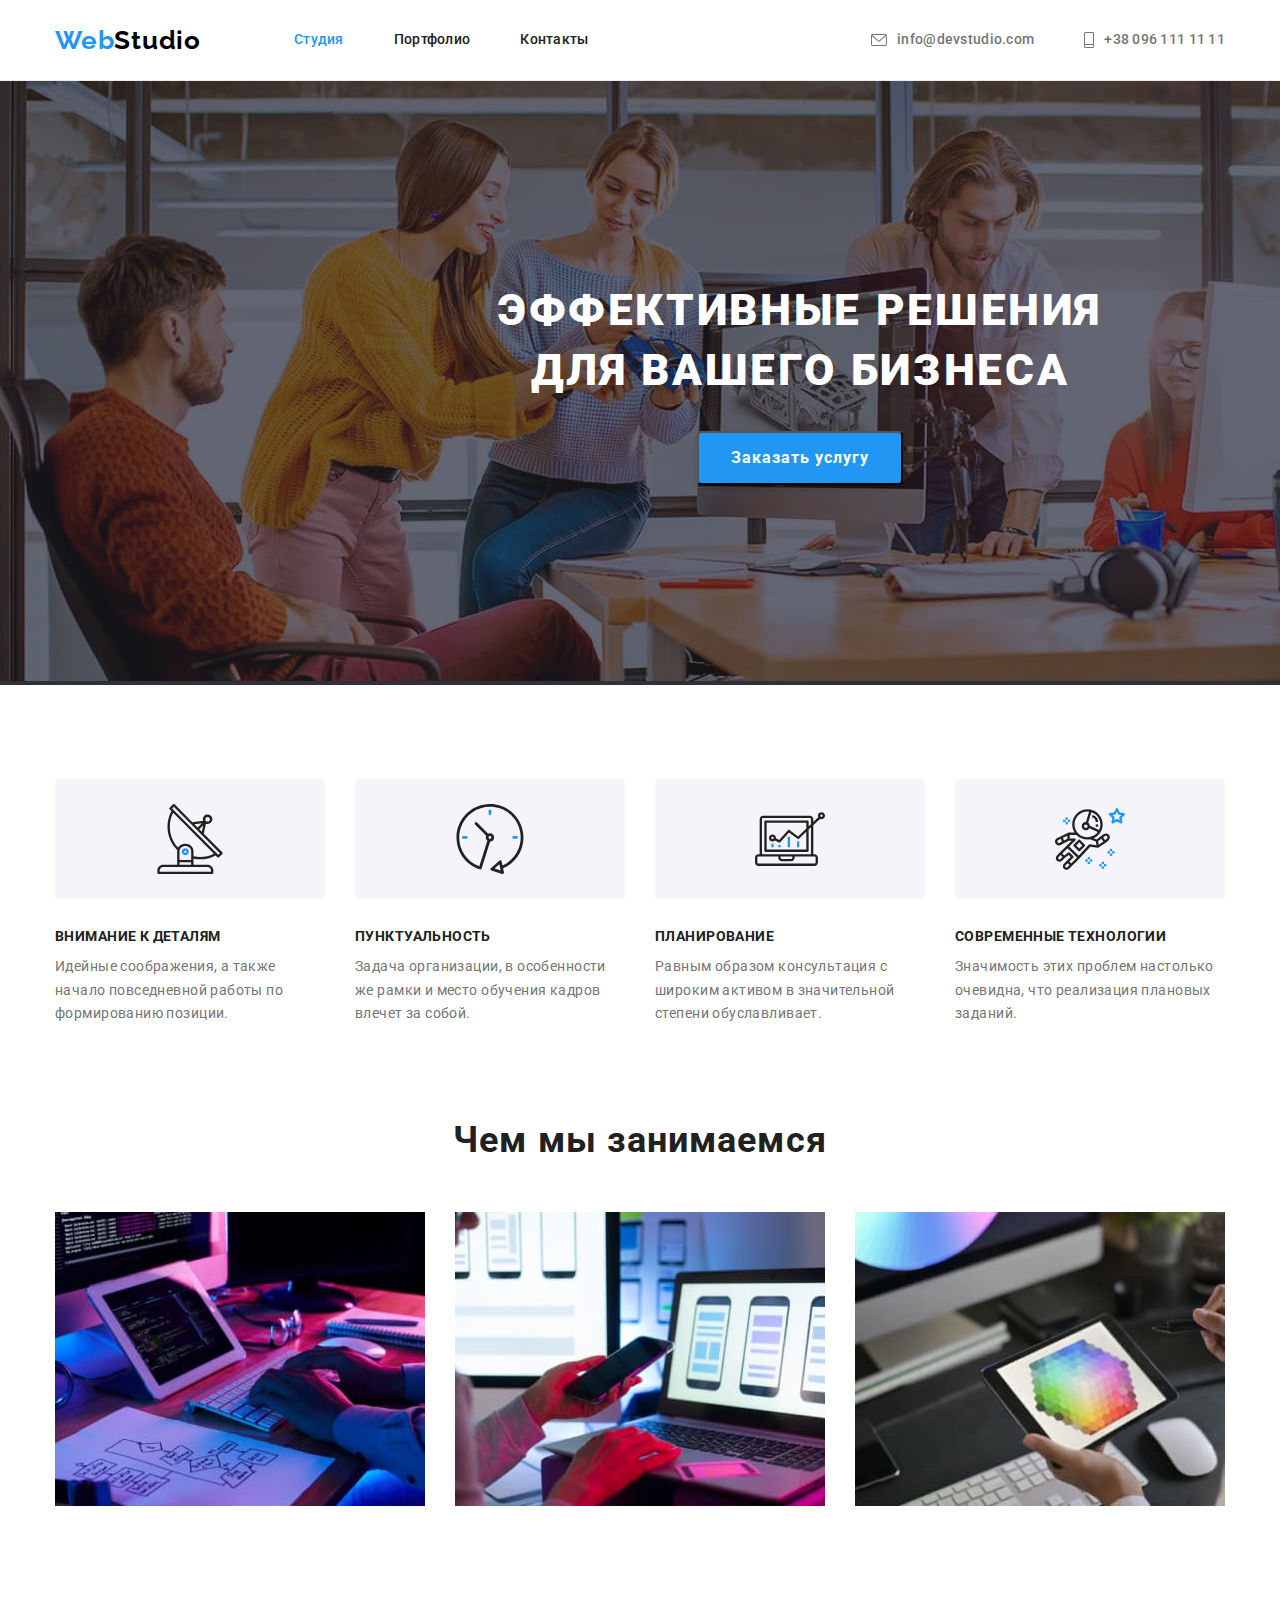
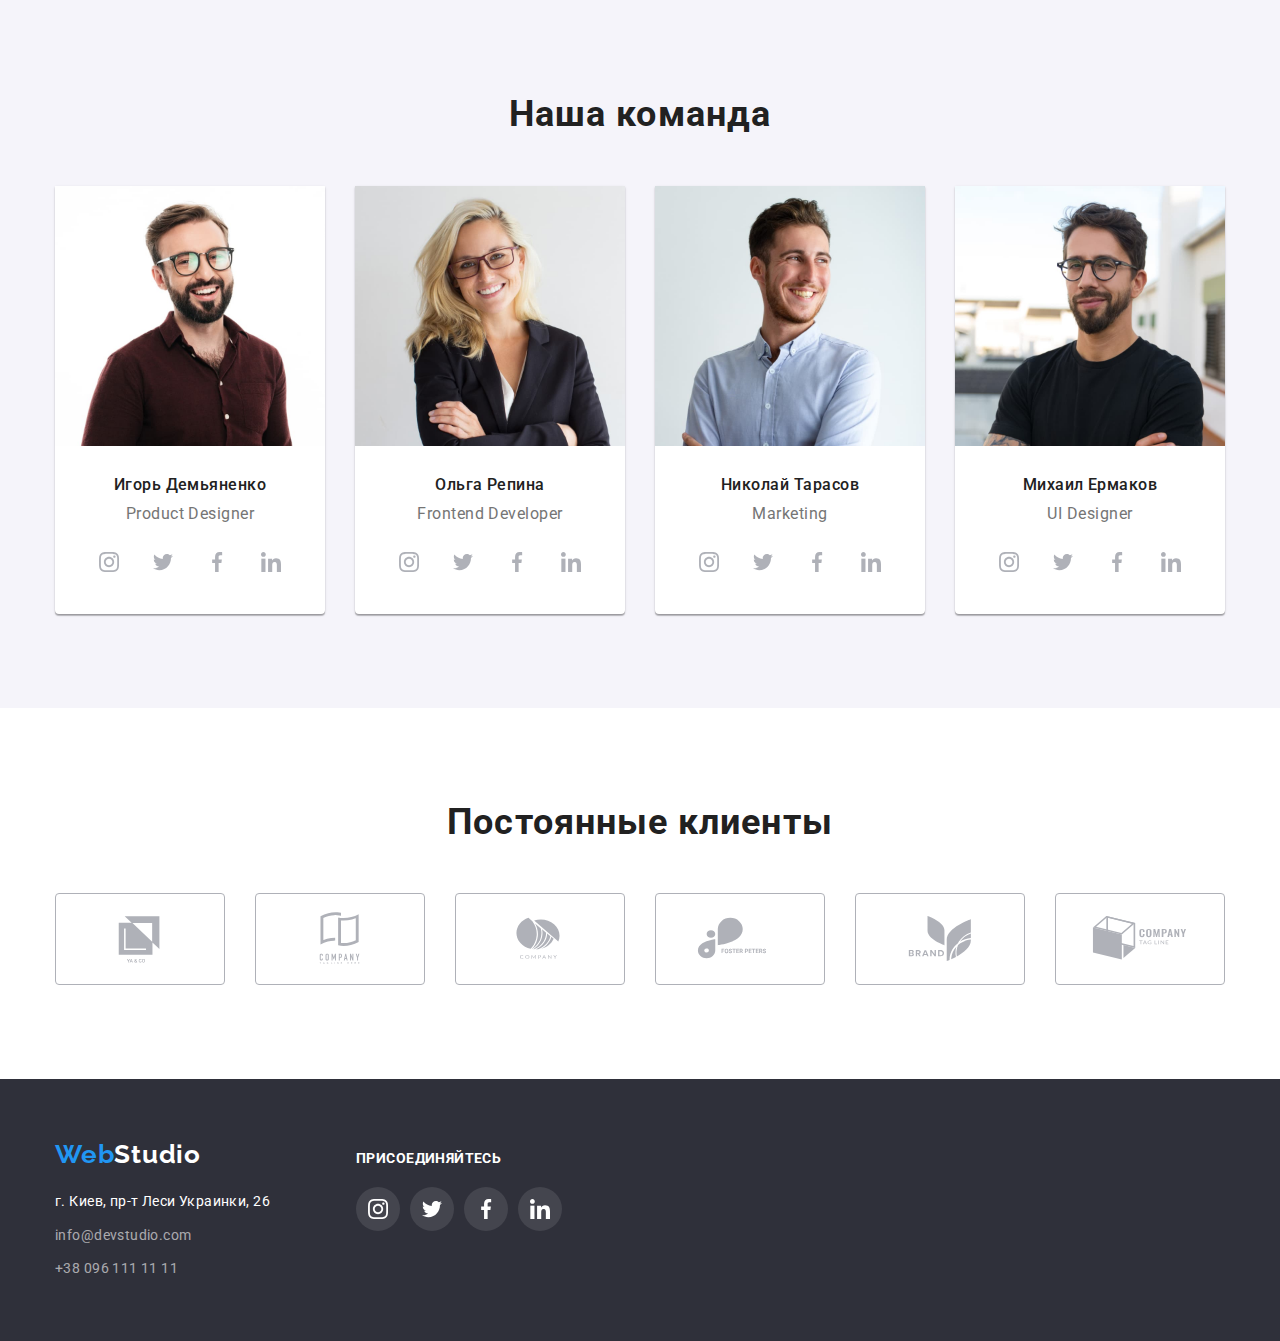
<file: index.html>
<!DOCTYPE html>
<html lang="en">
    <head>
        <meta charset="UTF-8">
        <meta http-equiv="X-UA-Compatible" content="IE=edge">
        <meta name="viewport" content="width=device-width, initial-scale=1.0">
        <title>Document</title>
        <link rel="preconnect" href="https://fonts.googleapis.com">
        <link rel="preconnect" href="https://fonts.gstatic.com" crossorigin>
        <link href="https://fonts.googleapis.com/css2?family=Raleway:wght@700&family=Roboto:wght@400;500;700;900&display=swap"
            rel="stylesheet">
        <link rel="stylesheet" href="./css/modern-normalize.css">
        
        <link rel="stylesheet" href="./css/styles.css">
    </head>
    <body>
        <!-- page navigation -->
        <header class="page-header">
            <div class="container page-header__wrapper">
                <nav class="page-header__nav">
                    <a class="logo page-header__logo link" href="index.html"><span class="logo__text">Web</span>Studio</a>
                    <ul class="site-nav list ">
                        <li class="site-nav__item">
                            <a class="site-nav__link link site-nav__link--color" href="index.html">Студия</a>
                        </li>
                        <li class="site-nav__item">
                            <a class="site-nav__link link" href="portfolio.html">Портфолио</a>
                        </li>
                        <li class="site-nav__item">
                            <a class="site-nav__link link" href="">Контакты</a>
                        </li>
                    </ul>
                </nav>
                <ul class="site-contact list ">
                    <li class="site-contact__item">
                        <a class="site-contact__link link" href="">
                        <svg class="site_contact__link--svg" width="16" height="12">
                            <use href="./images/sprite.svg#icon-envelope"></use>
                        </svg>
                        info@devstudio.com
                    </a></li>
                    <li class="site-contact__item">
                        <a class="site-contact__link link" href="">
                            <svg class="site_contact__link--svg" width="10" height="16">
                                <use href="./images/sprite.svg#icon-phone"></use>
                            </svg>
                            +38 096 111 11 11</a></li>
                </ul>
            </div>   
        </header>
        <main>
            <!-- hero -->
            <section class="section-hero">
                <div class="container">
                    <h1 class="main-title">Эффективные решения для вашего бизнеса</h1>
                    <button class="button section-hero__button" type="button">Заказать услугу</button>
                </div>
            
            </section>
            <!-- Особенности -->
            <section class="section-lead">
                <div class="container">
                    <h2 class="title title-hidden">Особенности</h2>
                    <ul class="section-lead__list list">   
                        <li class="section-lead__item">
                            <div class="section-lead__feature--wrapper">
                                <svg class="section-lead__feature--svg" width="70" height="70">
                                    <use href="./images/sprite.svg#icon-antenna"></use>
                                </svg>
                            </div>
                            <h3 class="section-lead__title">внимание к деталям</h3>
                            <p class="text section-lead__text">Идейные соображения, а также начало повседневной работы по формированию
                                позиции.</p>
                        </li>
                        <li class="section-lead__item">
                            <div class="section-lead__feature--wrapper">
                                <svg class="section-lead__feature--svg" width="70" height="70">
                                    <use href="./images/sprite.svg#icon-clock"></use>
                                </svg>
                            </div>
                            <h3 class="section-lead__title">Пунктуальность</h3>
                            <p class="text section-lead__text">Задача организации, в особенности же рамки и место обучения кадров влечет за
                                собой.</p>
                        </li>
                        <li class="section-lead__item">
                            <div class="section-lead__feature--wrapper">
                                <svg class="section-lead__feature--svg" width="70" height="70">
                                    <use href="./images/sprite.svg#icon-diagram"></use>
                                </svg>
                            </div>
                            <h3 class="section-lead__title">Планирование</h3>
                            <p class="text section-lead__text"> Равным образом консультация с широким активом в значительной степени
                                обуславливает.</p>
                        </li>
                        <li class="section-lead__item">
                            <div class="section-lead__feature--wrapper">
                                <svg class="section-lead__feature--svg" width="70" height="70">
                                    <use href="./images/sprite.svg#icon-astronaut"></use>
                                </svg>
                            </div>
                            <h3 class="section-lead__title">Современные технологии</h3>
                            <p class="text section-lead__text">Значимость этих проблем настолько очевидна, что реализация плановых заданий.
                            </p>
                        </li>
                    </ul>
                </div>   
            </section>
            <!-- Чем мы занимаемся -->
            <section class="section-about">
                <div class="container">
                    <h2 class="title section-about__title">Чем мы занимаемся</h2>
                    <ul class="section-about__list list">
                        <li class="section-about__item"><img class="section-about__img" src="./images/image1.jpg" alt="image1" width="370"
                                height="294"></li>
                        <li class="section-about__item"><img class="section-about__img" src="./images/image2.jpg" alt="image2" width="370"
                                height="294"></li>
                        <li class="section-about__item"><img class="section-about__img" src="./images/image3.jpg" alt="image3" width="370"
                                height="294"></li>
                    </ul>
                </div> 
            </section>
            <!-- Наша команда -->
            <section class="section-team">
                <div class="container">
                    <h2 class="title section-team__title">Наша команда</h2>
                    <ul class="section-team-card__list list">
                        <li class="section-team-card__item">
                            <img class="section-team-card__img" src="./images/harry.jpg" alt="Игорь" width="270" height="260">
                            <div class="section-team-card__wrapper">
                                <h3 class="section-team-card__title">Игорь Демьяненко</h3>
                                <p class="text section-team-card__text">Product Designer</p>
                                <ul class="social-media__list list">
                                    <li class="social-media_item">
                                        <a class="social-media__link link" href="">
                                            <svg class="social-media__svg" width="20" height="20">
                                                <use  href="./images/sprite.svg#icon-instagram" ></use>
                                            </svg>
                                        </a></li>
                                    <li class="social-media_item">
                                        <a class="social-media__link link" href="">
                                            <svg class="social-media__svg" width="20" height="20">
                                                <use href="./images/sprite.svg#icon-twitter" ></use>
                                            </svg>
                                        </a>
                                    </li>
                                    <li class="social-media_item">
                                        <a class="social-media__link link" href="">
                                            <svg class="social-media__svg" width="20" height="20">
                                                <use href="./images/sprite.svg#icon-facebook" ></use>
                                            </svg>
                                        </a>
                                    </li>
                                    <li class="social-media_item">
                                        <a class="social-media__link link" href="">
                                            <svg class="social-media__svg" width="20" height="20">
                                                <use href="./images/sprite.svg#icon-linkedin" ></use>
                                            </svg>
                                        </a>
                                    </li>
                                </ul>
                            </div>
                        </li>
                        <li class="section-team-card__item">
                            <img class="section-team-card__img" src="./images/olya.jpg" alt="Ольга" width="270" height="260">
                            <div class="section-team-card__wrapper">
                                <h3 class="section-team-card__title">Ольга Репина</h3>
                                <p class="text section-team-card__text">Frontend Developer</p>
                                <ul class="social-media__list list">
                                    <li class="social-media_item">
                                        <a class="social-media__link link" href="">
                                            <svg class="social-media__svg" width="20" height="20">
                                                <use href="./images/sprite.svg#icon-instagram"></use>
                                            </svg>
                                        </a>
                                    </li>
                                    <li class="social-media_item">
                                        <a class="social-media__link link" href="">
                                            <svg class="social-media__svg" width="20" height="20">
                                                <use href="./images/sprite.svg#icon-twitter"></use>
                                            </svg>
                                        </a>
                                    </li>
                                    <li class="social-media_item">
                                        <a class="social-media__link link" href="">
                                            <svg class="social-media__svg" width="20" height="20">
                                                <use href="./images/sprite.svg#icon-facebook"></use>
                                            </svg>
                                        </a>
                                    </li>
                                    <li class="social-media_item">
                                        <a class="social-media__link link" href="">
                                            <svg class="social-media__svg" width="20" height="20">
                                                <use href="./images/sprite.svg#icon-linkedin"></use>
                                            </svg>
                                        </a>
                                    </li>
                                </ul>
                            </div>
                        </li>
                        <li class="section-team-card__item">
                            <img class="section-team-card__img" src="./images/nick.jpg" alt="Николай" width="270" height="260">
                            <div class="section-team-card__wrapper">
                                <h3 class="section-team-card__title">Николай Тарасов</h3>
                                <p class="text section-team-card__text">Marketing</p>
                                <ul class="social-media__list list">
                                    <li class="social-media_item">
                                        <a class="social-media__link link" href="">
                                            <svg class="social-media__svg" width="20" height="20">
                                                <use href="./images/sprite.svg#icon-instagram"></use>
                                            </svg>
                                        </a>
                                    </li>
                                    <li class="social-media_item">
                                        <a class="social-media__link link" href="">
                                            <svg class="social-media__svg" width="20" height="20">
                                                <use href="./images/sprite.svg#icon-twitter"></use>
                                            </svg>
                                        </a>
                                    </li>
                                    <li class="social-media_item">
                                        <a class="social-media__link link" href="">
                                            <svg class="social-media__svg" width="20" height="20">
                                                <use href="./images/sprite.svg#icon-facebook"></use>
                                            </svg>
                                        </a>
                                    </li>
                                    <li class="social-media_item">
                                        <a class="social-media__link link" href="">
                                            <svg class="social-media__svg" width="20" height="20">
                                                <use href="./images/sprite.svg#icon-linkedin"></use>
                                            </svg>
                                        </a>
                                    </li>
                                </ul>
                            </div>
                        </li>
                        <li class="section-team-card__item">
                            <img class="section-team-card__img" src="./images/mike.jpg" alt="Михаил" width="270" height="260">
                            <div class="section-team-card__wrapper">
                                <h3 class="section-team-card__title">Михаил Ермаков</h3>
                                <p class="text section-team-card__text">UI Designer</p>
                                <ul class="social-media__list list">
                                    <li class="social-media_item">
                                        <a class="social-media__link link" href="">
                                            <svg class="social-media__svg" width="20" height="20">
                                                <use href="./images/sprite.svg#icon-instagram"></use>
                                            </svg>
                                        </a>
                                    </li>
                                    <li class="social-media_item">
                                        <a class="social-media__link link" href="">
                                            <svg class="social-media__svg" width="20" height="20">
                                                <use href="./images/sprite.svg#icon-twitter"></use>
                                            </svg>
                                        </a>
                                    </li>
                                    <li class="social-media_item">
                                        <a class="social-media__link link" href="">
                                            <svg class="social-media__svg" width="20" height="20">
                                                <use href="./images/sprite.svg#icon-facebook"></use>
                                            </svg>
                                        </a>
                                    </li>
                                    <li class="social-media_item">
                                        <a class="social-media__link link" href="">
                                            <svg class="social-media__svg" width="20" height="20">
                                                <use href="./images/sprite.svg#icon-linkedin"></use>
                                            </svg>
                                        </a>
                                    </li>
                                </ul>
                            </div>  
                        </li>
                    </ul>
                </div>    
            </section>
            <!-- Постоянные клиенты -->
            <section class="section-costumers">
                <div class="container">
                    <h2 class="title section-costumers__title">Постоянные клиенты</h2>
                    <ul class="section-costumers__list list">
                        <li class="section-costumers__item">
                            <a class="section-costumers__link link" href="">
                                <svg class="section-costumers__svg" width="106" height="60">
                                    <use href="./images/sprite.svg#icon-logo1"></use>
                                </svg>
                            </a>
                        </li>
                        <li class="section-costumers__item">
                            <a class="section-costumers__link link" href="">
                                <svg class="section-costumers__svg" width="106" height="60">
                                    <use href="./images/sprite.svg#icon-logo2"></use>
                                </svg>
                            </a>
                        </li>
                        <li class="section-costumers__item">
                            <a class="section-costumers__link link" href="">
                                <svg class="section-costumers__svg" width="106" height="60">
                                    <use href="./images/sprite.svg#icon-logo3"></use>
                                </svg>
                            </a>
                        </li>
                        <li class="section-costumers__item">
                            <a class="section-costumers__link link" href="">
                                <svg class="section-costumers__svg" width="106" height="60">
                                    <use href="./images/sprite.svg#icon-logo4"></use>
                                </svg>
                            </a>
                        </li>
                        <li class="section-costumers__item">
                            <a class="section-costumers__link link" href="">
                                <svg class="section-costumers__svg" width="106" height="60">
                                    <use href="./images/sprite.svg#icon-logo5"></use>
                                </svg>
                            </a>
                        </li>
                        <li class="section-costumers__item">
                            <a class="section-costumers__link link" href="">
                                <svg class="section-costumers__svg" width="106" height="60">
                                    <use href="./images/sprite.svg#icon-logo6"></use>
                                </svg>
                            </a>
                        </li>
                    </ul>
                </div>
                
            </section>
        </main>
        <!-- footer -->
        <footer class="site-footer">
            <div class="container site-footer__container">
                <div class="site-footer__wrapper">
                    <a class="logo link site-footer__link--color site-footer__link--margin" href=""><span
                            class="logo__text">Web</span>Studio</a>
                    <address class="site-address">
                        <p class="site-address__text text">г. Киев, пр-т Леси Украинки, 26</p>
                    </address>
                    <ul class="footer-site-contact list">
                        <li class="footer-site-contact__item"><a class="link footer-site-contact__link" href="">info@devstudio.com</a></li>
                        <li class="footer-site-contact__item"><a class="link footer-site-contact__link" href="">+38 096 111 11 11</a></li>
                    </ul>
                </div>  
                <div class="footer-media">
                    <p class="footer-media__text">присоединяйтесь</p>
                    <ul class="social-media__list list">
                        <li class="social-media_item">
                            <a class="social-media__link social-media__link--dark link" href="">
                                <svg class="social-media__svg--dark" width="20" height="20">
                                    <use href="./images/sprite.svg#icon-instagram"></use>
                                </svg>
                            </a>
                        </li>
                        <li class="social-media_item">
                            <a class="social-media__link social-media__link--dark link" href="">
                                <svg class="social-media__svg--dark" width="20" height="20">
                                    <use href="./images/sprite.svg#icon-twitter"></use>
                                </svg>
                            </a>
                        </li>
                        <li class="social-media_item">
                            <a class="social-media__link social-media__link--dark link" href="">
                                <svg class="social-media__svg--dark" width="20" height="20">
                                    <use href="./images/sprite.svg#icon-facebook"></use>
                                </svg>
                            </a>
                        </li>
                        <li class="social-media_item">
                            <a class="social-media__link social-media__link--dark link" href="">
                                <svg class="social-media__svg--dark" width="20" height="20">
                                    <use href="./images/sprite.svg#icon-linkedin"></use>
                                </svg>
                            </a>
                        </li>
                    </ul>
                </div>
            </div>         
        </footer>
    </body>
</html>
</file>
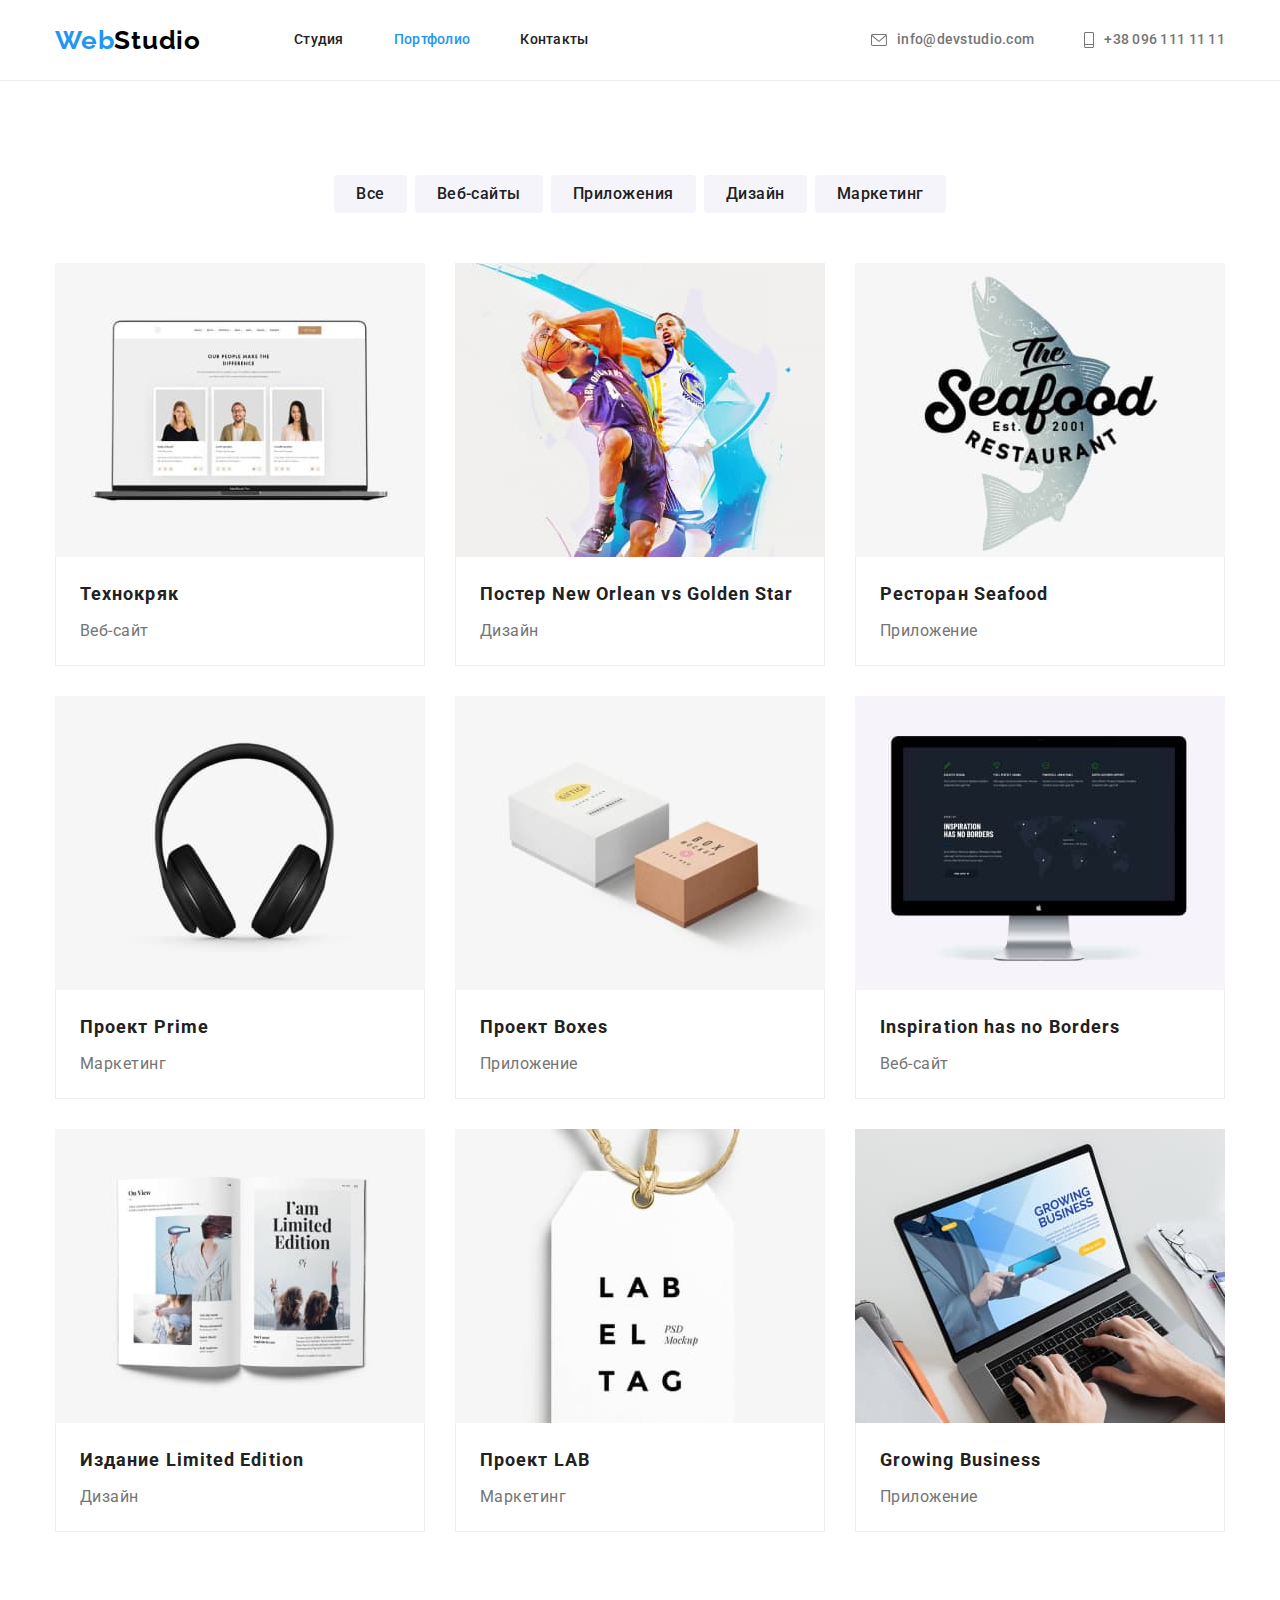
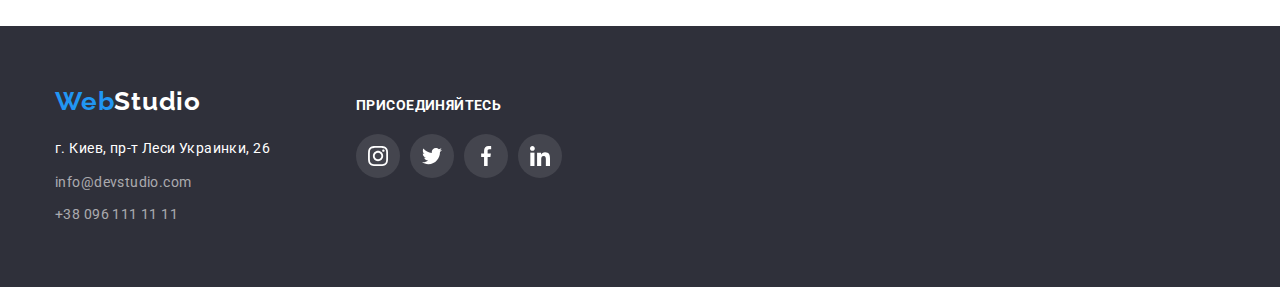
<file: portfolio.html>
<!DOCTYPE html>
<html lang="en">
<head>
    <meta charset="UTF-8">
    <meta http-equiv="X-UA-Compatible" content="IE=edge">
    <meta name="viewport" content="width=device-width, initial-scale=1.0">
    <title>Document</title>
    <link rel="preconnect" href="https://fonts.googleapis.com">
    <link rel="preconnect" href="https://fonts.gstatic.com" crossorigin>
    <link href="https://fonts.googleapis.com/css2?family=Raleway:wght@700&family=Roboto:wght@400;500;700;900&display=swap"
        rel="stylesheet">
    <link rel="stylesheet" href="./css/modern-normalize.css">

    <link rel="stylesheet" href="./css/styles.css">
</head>
    <body>
        <!-- page navigation -->
        <header class="page-header">
            <div class="container page-header__wrapper">
                <nav class="page-header__nav">
                    <a class="logo page-header__logo link" href="index.html"><span class="logo__text">Web</span>Studio</a>
                    <ul class="site-nav list ">
                        <li class="site-nav__item">
                            <a class="site-nav__link link" href="index.html">Студия</a>
                        </li>
                        <li class="site-nav__item">
                            <a class="site-nav__link link site-nav__link--color" href="portfolio.html">Портфолио</a>
                        </li>
                        <li class="site-nav__item">
                            <a class="site-nav__link link" href="">Контакты</a>
                        </li>
                    </ul>
                </nav>
                <ul class="site-contact list ">
                    <li class="site-contact__item">
                        <a class="site-contact__link link" href="">
                            <svg class="site_contact__link--svg" width="16" height="12">
                                <use href="./images/sprite.svg#icon-envelope"></use>
                            </svg>
                            info@devstudio.com
                        </a>
                    </li>
                    <li class="site-contact__item">
                        <a class="site-contact__link link" href="">
                            <svg class="site_contact__link--svg" width="10" height="16">
                                <use href="./images/sprite.svg#icon-phone"></use>
                            </svg>
                            +38 096 111 11 11</a>
                    </li>
                </ul>
            </div>
        </header>
        <main>
            <!-- portfolio cards -->
            <section class="section-portfolio">
                <div class="container">
                    <h1 class="title title-hidden">Портфолио</h1>
                    <ul class="section-portfolio__list section-portfolio__filter list">
                        <li class="section-portfolio__item"><button class="section-portfolio__button" type="button">Все</button></li>
                        <li class="section-portfolio__item"><button class="section-portfolio__button" type="button">Веб-сайты</button></li>
                        <li class="section-portfolio__item"><button class="section-portfolio__button" type="button">Приложения</button></li>
                        <li class="section-portfolio__item"><button class="section-portfolio__button" type="button">Дизайн</button></li>
                        <li class="section-portfolio__item"><button class="section-portfolio__button" type="button">Маркетинг</button></li>
                    </ul>
                    <h2 class="title title-hidden">Главный контент</h2>
                    <ul class="section-portfolio__list section-portfolio-pic__list list">
                        <li class="section-portfolio-pic__item">
                            <a class="section-portfolio-pic__link link" href="">
                                <img class="section-portfolio__img" src="./images/img1.jpg" alt="img1"
                                    width="370" height="294">
                                    <div class="section-portfolio-text-wrapper">
                                        <h3 class="section-portfolio__title">Технокряк</h3>
                                        <p class="text section-portfolio__text">Веб-сайт</p>
                                    </div>
                            </a>
                            
                        </li>
                        <li class="section-portfolio-pic__item">
                            <a class="section-portfolio-pic__link link" href=""><img class="section-portfolio__img" src="./images/img2.jpg" alt="img2" width="370" height="294">
                            <div class="section-portfolio-text-wrapper">
                                <h3 class="section-portfolio__title">Постер New Orlean vs Golden Star</h3>
                                <p class="text section-portfolio__text">Дизайн</p>
                            </div></a>
                            
                        </li>
                        <li class="section-portfolio-pic__item">
                            <a class="section-portfolio-pic__link link" href=""><img class="section-portfolio__img" src="./images/img3.jpg" alt="img3" width="370" height="294">
                            <div class="section-portfolio-text-wrapper">
                                <h3 class="section-portfolio__title">Ресторан Seafood</h3>
                                <p class="text section-portfolio__text">Приложение</p>
                            </div></a>
                            
                        </li>
                        <li class="section-portfolio-pic__item">
                            <a class="section-portfolio-pic__link link" href="">
                                <img class="section-portfolio__img" src="./images/img4.jpg" alt="img4" width="370" height="294">
                                <div class="section-portfolio-text-wrapper">
                                    <h3 class="section-portfolio__title">Проект Prime</h3>
                                    <p class="text section-portfolio__text">Маркетинг</p>
                                </div>
                            </a>
                           
                        </li>
                        <li class="section-portfolio-pic__item">
                            <a class="section-portfolio-pic__link link" href="">
                                <img class="section-portfolio__img" src="./images/img5.jpg" alt="img5" width="370" height="294">
                                <div class="section-portfolio-text-wrapper">
                                    <h3 class="section-portfolio__title">Проект Boxes</h3>
                                    <p class="text section-portfolio__text">Приложение</p>
                                </div>
                            </a>
                            
                        </li>
                        <li class="section-portfolio-pic__item">
                            <a class="section-portfolio-pic__link link" href="">
                                <img class="section-portfolio__img" src="./images/img6.jpg" alt="img6" width="370" height="294">
                                <div class="section-portfolio-text-wrapper">
                                    <h3 class="section-portfolio__title">Inspiration has no Borders</h3>
                                    <p class="text section-portfolio__text">Веб-сайт</p>
                                </div>
                            </a>
                            
                        </li>
                        <li class="section-portfolio-pic__item">
                            <a class="section-portfolio-pic__link link" href="">
                                <img class="section-portfolio__img" src="./images/img7.jpg" alt="img7" width="370" height="294">
                                <div class="section-portfolio-text-wrapper">
                                    <h3 class="section-portfolio__title">Издание Limited Edition</h3>
                                    <p class="text section-portfolio__text">Дизайн</p>
                                </div>
                            </a>
                           
                        </li>
                        <li class="section-portfolio-pic__item">
                            <a class="section-portfolio-pic__link link" href="">
                                <img class="section-portfolio__img" src="./images/img8.jpg" alt="img8" width="370" height="294">
                                <div class="section-portfolio-text-wrapper">
                                    <h3 class="section-portfolio__title">Проект LAB</h3>
                                    <p class="text section-portfolio__text">Маркетинг</p>
                                </div>
                            </a>
                            
                        </li>
                        <li class="section-portfolio-pic__item">
                            <a class="section-portfolio-pic__link link" href="">
                                <img class="section-portfolio__img" src="./images/img9.jpg" alt="img9" width="370" height="294">
                                <div class="section-portfolio-text-wrapper">
                                    <h3 class="section-portfolio__title">Growing Business</h3>
                                    <p class="text section-portfolio__text">Приложение</p>
                                </div>
                            </a>
                            
                        </li>
                    </ul>
                </div>
            </section>
        </main>
    <!-- footer -->
        <footer class="site-footer">
            <div class="container site-footer__container">
                <div class="site-footer__wrapper">
                    <a class="logo link site-footer__link--color site-footer__link--margin" href=""><span
                            class="logo__text">Web</span>Studio</a>
                    <address class="site-address">
                        <p class="site-address__text text">г. Киев, пр-т Леси Украинки, 26</p>
                    </address>
                    <ul class="footer-site-contact list">
                        <li class="footer-site-contact__item"><a class="link footer-site-contact__link"
                                href="">info@devstudio.com</a></li>
                        <li class="footer-site-contact__item"><a class="link footer-site-contact__link" href="">+38 096 111 11
                                11</a></li>
                    </ul>
                </div>
                <div class="footer-media">
                    <p class="footer-media__text">присоединяйтесь</p>
                    <ul class="social-media__list list">
                        <li class="social-media_item">
                            <a class="social-media__link social-media__link--dark link" href="">
                                <svg class="social-media__svg--dark" width="20" height="20">
                                    <use href="./images/sprite.svg#icon-instagram"></use>
                                </svg>
                            </a>
                        </li>
                        <li class="social-media_item">
                            <a class="social-media__link social-media__link--dark link" href="">
                                <svg class="social-media__svg--dark" width="20" height="20">
                                    <use href="./images/sprite.svg#icon-twitter"></use>
                                </svg>
                            </a>
                        </li>
                        <li class="social-media_item">
                            <a class="social-media__link social-media__link--dark link" href="">
                                <svg class="social-media__svg--dark" width="20" height="20">
                                    <use href="./images/sprite.svg#icon-facebook"></use>
                                </svg>
                            </a>
                        </li>
                        <li class="social-media_item">
                            <a class="social-media__link social-media__link--dark link" href="">
                                <svg class="social-media__svg--dark" width="20" height="20">
                                    <use href="./images/sprite.svg#icon-linkedin"></use>
                                </svg>
                            </a>
                        </li>
                    </ul>
                </div>
            </div>
        </footer>
    </body>
</html>
</file>
<file: css/styles.css>
:root {
  --primary-title-color: #fff;
  --primary-text-color: #757575;
  --secondary-title-color: #212121;
  --secondary-text-color: #ffffff;
  --accent-color: #2196f3;
  --background-color: #2f303a;
  --secondary-background-color: #f5f4fa;
  --social-media-fill: #afb1b8;
  --social-media-fill-dark: #ffffff;
}
h1,
h2,
h3,
h4,
h5,
h6,
p {
  margin-top: 0;
  margin-bottom: 0;
}
ul,
ol {
  padding-left: 0;
  margin-top: 0;
  margin-bottom: 0;
}
body {
  font-family: Roboto, sans-serif;
  color: #212121;
}
img {
  display: block;
}
.list {
  list-style: none;
}
.link {
  text-decoration: none;
  display: block;
}
.text {
  color: var(--primary-text-color);
  font-style: normal;
  font-weight: normal;
}
.title {
  margin-bottom: 50px;
}
.title-hidden {
  position: absolute;
  width: 1px;
  height: 1px;
  margin: -1px;
  border: 0;
  padding: 0;
  white-space: nowrap;
  clip-path: inset(100%);
  clip: rect(0 0 0 0);
  overflow: hidden;
}
.container {
  width: 1200px;
  margin-left: auto;
  margin-right: auto;
  padding-left: 15px;
  padding-right: 15px;
}
/* page navigation */
.page-header {
  border-bottom: 1px solid #ececec;
}
.page-header__wrapper {
  display: flex;
  align-items: center;
  justify-content: space-between;
}
.page-header__nav {
  display: flex;
  align-items: center;
}
.page-header__logo {
  margin-right: 93px;
}
.logo {
  font-family: Raleway;
  font-style: normal;
  font-weight: bold;
  font-size: 26px;
  line-height: 1.19;
  letter-spacing: 0.03em;
  color: #000000;
}
.logo__text {
  color: var(--accent-color);
}
.site-nav {
  display: flex;
}
.site-nav__item:not(:last-child) {
  margin-right: 50px;
}
.site-nav__link:hover,
.site-nav__link:focus {
  color: var(--accent-color);
}
.site-nav__link {
  font-style: normal;
  font-weight: 500;
  font-size: 14px;
  line-height: 1.14;
  letter-spacing: 0.02em;
  color: var(--secondary-title-color);
  padding: 32px 0;
}
.site-nav__link--color {
  color: var(--accent-color);
}
.site-contact {
  display: flex;
}
.site-contact__item:not(:last-child) {
  margin-right: 50px;
}
.site-contact__link {
  display: flex;
  align-items: center;
  font-weight: 500;
  font-style: normal;
  font-size: 14px;
  line-height: 1.14;
  letter-spacing: 0.02em;
  color: var(--primary-text-color);
  padding: 32px 0;
}
.site-contact__link:focus,
.site-contact__link:hover {
  color: var(--accent-color);
}
.site_contact__link--svg {
  fill: var(--primary-text-color);
  margin-right: 10px;
}
.site-contact__link:focus .site_contact__link--svg,
.site-contact__link:hover .site_contact__link--svg {
  fill: var(--accent-color);
}
/* hero */
.section-hero {
  background: var(--background-color);
  background-image: linear-gradient(rgba(47, 48, 58, 0.4), rgba(47, 48, 58, 0.4)),
    url(../images/title-image.jpg);
  background-repeat: no-repeat;
  width: 1600px;
  margin: 0 auto;
  padding-top: 200px;
  padding-bottom: 200px;
  text-align: center;
}
.main-title {
  font-weight: 900;
  font-size: 44px;
  line-height: 1.36;
  letter-spacing: 0.06em;
  text-transform: uppercase;
  /* text-shadow: 1px 1px 8px black; */
  color: var(--primary-title-color);
  margin: 0px auto 30px auto;
  max-width: 696px;
}
.section-hero__button {
  font-style: normal;
  font-weight: bold;
  font-size: 16px;
  line-height: 30px;
  letter-spacing: 0.06em;
  color: var(--secondary-text-color);
  margin: 0 auto;
  padding: 10px 32px;
}
.section-hero__button:focus,
.section-hero__button:hover {
  background: #188ce8;
}
.button {
  display: block;
  background: var(--accent-color);
  box-shadow: 0px 4px 4px rgba(0, 0, 0, 0.15);
  border-radius: 4px;
}
.button:focus,
.button:hover {
  background: #188ce8;
}
/* Особенности */
.section-lead {
  padding: 94px 0px;
}
.section-lead__feature--wrapper {
  display: flex;
  justify-content: center;
  align-items: center;
  height: 120px;
  background: #f5f4fa;
  border-radius: 4px;
  margin-bottom: 30px;
}
.section-lead__feature--svg {
  fill: black;
}
.section-lead__title {
  font-size: 14px;
  line-height: 1.14;
  letter-spacing: 0.03em;
  text-transform: uppercase;
  margin-bottom: 10px;
}
.section-lead__text {
  font-size: 14px;
  line-height: 1.71;
  letter-spacing: 0.03em;
  width: 270px;
}
.section-lead__list {
  display: flex;
}
.section-lead__item {
  width: 270px;
  height: auto;
}
.section-lead__item:not(:last-child) {
  margin-right: 30px;
}
/* Чем мы занимаемся */
.section-about {
  padding-bottom: 94px;
}
.section-about__title {
  font-size: 36px;
  line-height: 1.16;
  letter-spacing: 0.03em;
  text-align: center;
}
.section-about__list {
  display: flex;
}
.section-about__item:not(:last-child) {
  margin-right: 30px;
}
/* Наша команда */
.section-team {
  background: var(--secondary-background-color);
  padding: 94px 0px;
}
.section-team__title {
  font-size: 36px;
  line-height: 1.16;
  letter-spacing: 0.03em;
  text-align: center;
}
.section-team-card__list {
  display: flex;
}
.section-team-card__item {
  background: #ffffff;
  box-shadow: 0px 1px 3px rgba(0, 0, 0, 0.12), 0px 1px 1px rgba(0, 0, 0, 0.14),
    0px 2px 1px rgba(0, 0, 0, 0.2);
  border-radius: 0px 0px 4px 4px;
  max-width: 270px;
}
.section-team-card__item:not(:last-child) {
  margin-right: 30px;
}
.section-team-card__wrapper {
  padding: 30px 32px;
}
.section-team-card__title {
  font-weight: 500;
  font-size: 16px;
  line-height: 1.18;
  letter-spacing: 0.03em;
  margin-bottom: 10px;
  text-align: center;
}
.section-team-card__text {
  font-size: 16px;
  line-height: 1.18;
  letter-spacing: 0.03em;
  text-align: center;
  margin-bottom: 16px;
}
.social-media_item:not(:last-child) {
  margin-right: 10px;
}
.social-media__list {
  display: flex;
}
.social-media__link {
  display: flex;
  align-items: center;
  justify-content: center;
  width: 44px;
  height: 44px;
  border-radius: 50%;
}
.social-media__link--dark {
  background-color: rgba(255, 255, 255, 0.1);
}
.social-media__link:hover,
.social-media__link:focus {
  background-color: var(--accent-color);
}
.social-media__svg {
  fill: var(--social-media-fill);
}
.social-media__svg--dark {
  fill: var(--social-media-fill-dark);
}
.social-media__link:hover .social-media__svg,
.social-media__link:focus .social-media__svg {
  fill: var(--secondary-text-color);
}
/*  Постоянные клиенты  */
.section-costumers {
  padding: 94px 0;
}
.section-costumers__title {
  font-size: 36px;
  line-height: 1.16;
  text-align: center;
  letter-spacing: 0.03em;
}
.section-costumers__list {
  display: flex;
  justify-content: center;
  align-items: center;
}
.section-costumers__item:not(:last-child) {
  margin-right: 30px;
}
.section-costumers__link {
  display: flex;
  justify-content: center;
  align-items: center;
  width: 170px;
  height: 92px;
  border: 1px solid #afb1b8;
  border-radius: 4px;
}
.section-costumers__svg {
  fill: var(--social-media-fill);
}
.section-costumers__link:focus,
.section-costumers__link:hover {
  border: 1px solid #2196f3;
}
.section-costumers__link:focus .section-costumers__svg,
.section-costumers__link:hover .section-costumers__svg {
  fill: var(--accent-color);
}
/* portfolio cards */
.section-portfolio {
  padding: 94px 0px;
}
.section-portfolio__filter {
  display: flex;
  justify-content: center;
  margin-bottom: 50px;
}
.section-portfolio__item:not(:last-child) {
  margin-right: 8px;
}
.section-portfolio__button {
  font-family: Roboto;
  font-style: normal;
  font-weight: 500;
  font-size: 16px;
  line-height: 1.62;
  letter-spacing: 0.03em;
  color: var(--secondary-title-color);
  background: var(--secondary-background-color);
  border-radius: 4px;
  border: 0;
  cursor: pointer;
  padding: 6px 22px;
}
.section-portfolio__button:hover,
.section-portfolio__button:focus {
  background: var(--accent-color);
  box-shadow: 0px 3px 1px rgba(0, 0, 0, 0.1), 0px 1px 2px rgba(0, 0, 0, 0.08),
    0px 2px 2px rgba(0, 0, 0, 0.12);
  border-radius: 4px;
  color: var(--secondary-text-color);
}
.section-portfolio__title {
  font-size: 18px;
  line-height: 2;
  letter-spacing: 0.06em;
  margin-bottom: 4px;
  color: var(--secondary-title-color);
}
.section-portfolio-pic__list {
  display: flex;
  flex-wrap: wrap;
}
.section-portfolio-pic__item {
  margin-right: 30px;
  margin-bottom: 30px;
  width: 370px;
  background: #ffffff;
}
.section-portfolio-pic__item:nth-child(3n) {
  margin-right: 0px;
}
.section-portfolio-pic__item:nth-last-child(-n + 3) {
  margin-bottom: 0px;
}
.section-portfolio-pic__link:hover,
.section-portfolio-pic__link:focus {
  box-shadow: 0px 1px 1px rgba(0, 0, 0, 0.12), 0px 4px 4px rgba(0, 0, 0, 0.06),
    1px 4px 6px rgba(0, 0, 0, 0.16);
}
.section-portfolio-text-wrapper {
  padding: 19px 24px;
  border-left: 1px solid #eeeeee;
  border-right: 1px solid #eeeeee;
  border-bottom: 1px solid #eeeeee;
}
.section-portfolio__text {
  font-size: 16px;
  line-height: 1.87;
  letter-spacing: 0.03em;
}
/* footer */
.site-footer {
  background: var(--background-color);
  padding: 60px 0px;
}
.site-footer__container {
  display: flex;
  align-items: baseline;
}
.site-footer__wrapper {
  display: inline;
  margin-right: 70px;
}
.site-footer__text {
  color: white;
}
.site-address__text {
  font-size: 14px;
  line-height: 1.71;
  letter-spacing: 0.03em;
  color: var(--secondary-text-color);
  margin-bottom: 10px;
  width: 231px;
}
.site-footer__link--color {
  color: var(--secondary-text-color);
}
.site-footer__link--margin {
  margin-bottom: 20px;
}
.footer-site-contact__item:not(:last-child) {
  margin-bottom: 9px;
}
.footer-site-contact__link {
  font-weight: normal;
  font-size: 14px;
  line-height: 1.71;
  letter-spacing: 0.03em;
  color: rgba(255, 255, 255, 0.6);
}
.footer-media {
  width: 206;
  height: 80;
}
.footer-media__text {
  font-weight: bold;
  font-size: 14px;
  line-height: 1.14;
  letter-spacing: 0.03em;
  text-transform: uppercase;
  color: var(--secondary-text-color);
  margin-bottom: 20px;
}
</file>
